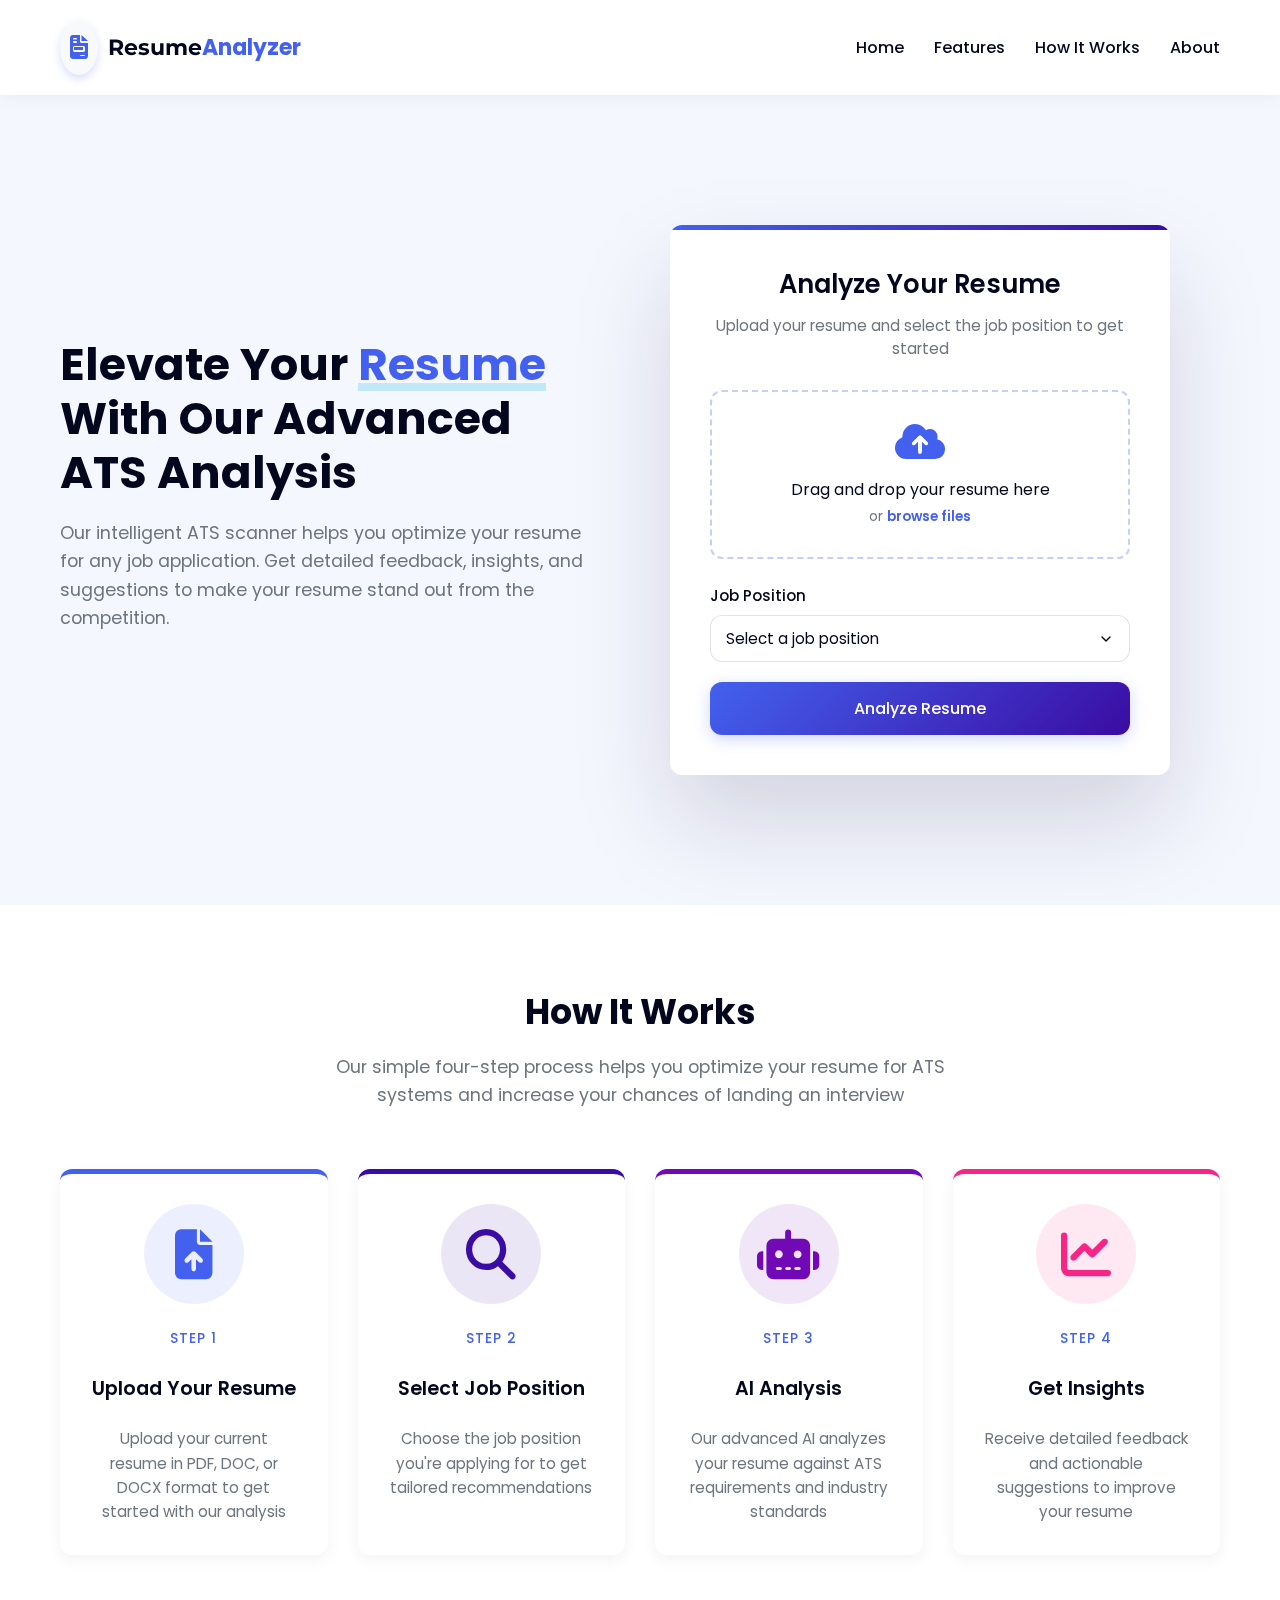
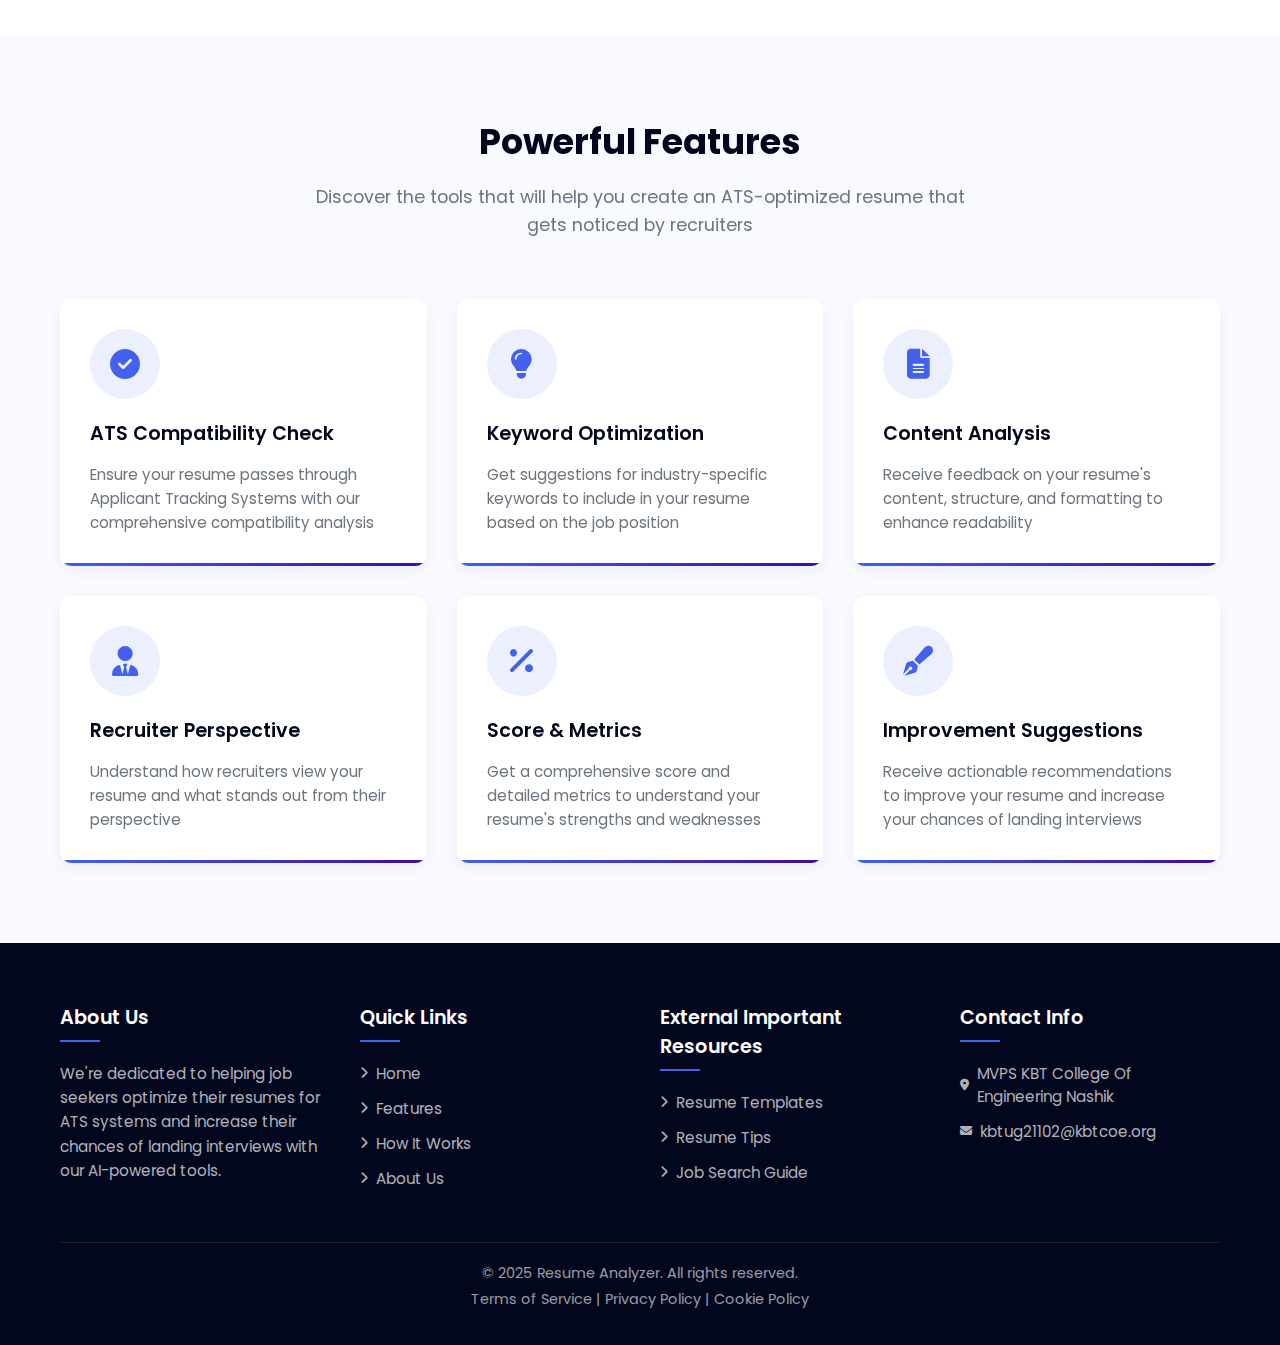
<file: templates/index.html>
<!DOCTYPE html>
<html lang="en">

<head>
    <meta charset="UTF-8">
    <meta name="viewport" content="width=device-width, initial-scale=1.0">
    <title>ATS Resume Analyzer</title>
    <link rel="stylesheet" href="https://cdnjs.cloudflare.com/ajax/libs/font-awesome/6.4.0/css/all.min.css">
    <link href="https://fonts.googleapis.com/css2?family=Montserrat:wght@300;400;500;600;700&family=Poppins:wght@300;400;500;600;700&display=swap" rel="stylesheet">
    <style>
        :root {
            --primary: #4361ee;
            --primary-light: #4cc9f0;
            --secondary: #7209b7;
            --dark: #03071e;
            --success: #38b000;
            --warning: #ffbe0b;
            --danger: #d00000;
            --light: #f8f9fa;
            --grey: #6c757d;
            --border-radius: 12px;
            --transition: all 0.3s ease;
            --box-shadow: 0 10px 30px rgba(0, 0, 0, 0.1);
            --gradient-primary: linear-gradient(135deg, #4361ee 0%, #3a0ca3 100%);
            --gradient-secondary: linear-gradient(135deg, #f72585 0%, #7209b7 100%);
            --card-shadow: rgba(17, 12, 46, 0.15) 0px 48px 100px 0px;
        }

        * {
            margin: 0;
            padding: 0;
            box-sizing: border-box;
            font-family: 'Poppins', sans-serif;
        }

        body {
            min-height: 100vh;
            background-color: #f5f7ff;
            overflow-x: hidden;
            position: relative;
        }

        /* Animated Background */
        .animated-bg {
            position: fixed;
            top: 0;
            left: 0;
            width: 100%;
            height: 100%;
            z-index: -1;
            overflow: hidden;
        }

        .animated-bg div {
            position: absolute;
            display: block;
            width: 20px;
            height: 20px;
            background: rgba(67, 97, 238, 0.15);
            animation: animate 25s linear infinite;
            bottom: -150px;
            border-radius: 50%;
        }

        .animated-bg div:nth-child(1) {
            left: 25%;
            width: 80px;
            height: 80px;
            animation-delay: 0s;
            animation-duration: 20s;
            background: rgba(247, 37, 133, 0.1);
        }

        .animated-bg div:nth-child(2) {
            left: 10%;
            width: 40px;
            height: 40px;
            animation-delay: 2s;
            animation-duration: 15s;
            background: rgba(58, 12, 163, 0.1);
        }

        .animated-bg div:nth-child(3) {
            left: 70%;
            width: 60px;
            height: 60px;
            animation-delay: 4s;
            animation-duration: 18s;
            background: rgba(76, 201, 240, 0.1);
        }

        .animated-bg div:nth-child(4) {
            left: 40%;
            width: 30px;
            height: 30px;
            animation-delay: 0s;
            animation-duration: 12s;
            background: rgba(67, 97, 238, 0.1);
        }

        .animated-bg div:nth-child(5) {
            left: 65%;
            width: 70px;
            height: 70px;
            animation-delay: 0s;
            animation-duration: 25s;
            background: rgba(114, 9, 183, 0.1);
        }

        .animated-bg div:nth-child(6) {
            left: 75%;
            width: 45px;
            height: 45px;
            animation-delay: 3s;
            animation-duration: 16s;
            background: rgba(76, 201, 240, 0.1);
        }

        .animated-bg div:nth-child(7) {
            left: 35%;
            width: 90px;
            height: 90px;
            animation-delay: 7s;
            animation-duration: 22s;
            background: rgba(247, 37, 133, 0.1);
        }

        .animated-bg div:nth-child(8) {
            left: 50%;
            width: 50px;
            height: 50px;
            animation-delay: 15s;
            animation-duration: 30s;
            background: rgba(114, 9, 183, 0.1);
        }

        .animated-bg div:nth-child(9) {
            left: 20%;
            width: 35px;
            height: 35px;
            animation-delay: 2s;
            animation-duration: 20s;
            background: rgba(67, 97, 238, 0.1);
        }

        .animated-bg div:nth-child(10) {
            left: 85%;
            width: 75px;
            height: 75px;
            animation-delay: 0s;
            animation-duration: 24s;
            background: rgba(76, 201, 240, 0.1);
        }

        @keyframes animate {
            0% {
                transform: translateY(0) rotate(0deg);
                opacity: 1;
                border-radius: 50%;
            }
            100% {
                transform: translateY(-1000px) rotate(720deg);
                opacity: 0;
            }
        }

        /* Header/Navigation */
        header {
            background: white;
            padding: 20px 0;
            box-shadow: 0 2px 15px rgba(0, 0, 0, 0.05);
            position: relative;
            z-index: 100;
        }

        .navbar {
            display: flex;
            justify-content: space-between;
            align-items: center;
            max-width: 1200px;
            margin: 0 auto;
            padding: 0 20px;
        }

        .logo {
            display: flex;
            align-items: center;
            gap: 10px;
        }

        .logo-icon {
            font-size: 24px;
            color: var(--primary);
            background: var(--light);
            padding: 10px;
            border-radius: 50%;
            box-shadow: 0 4px 8px rgba(67, 97, 238, 0.2);
        }

        .logo-text {
            font-family: 'Montserrat', sans-serif;
            font-weight: 700;
            font-size: 22px;
            color: var(--dark);
        }

        .logo-text span {
            color: var(--primary);
        }

        .nav-links {
            display: flex;
            align-items: center;
            gap: 30px;
        }

        .nav-link {
            text-decoration: none;
            color: var(--dark);
            font-weight: 500;
            font-size: 16px;
            transition: var(--transition);
            position: relative;
        }

        .nav-link:hover {
            color: var(--primary);
        }

        .nav-link::after {
            content: '';
            position: absolute;
            width: 0;
            height: 2px;
            bottom: -5px;
            left: 0;
            background-color: var(--primary);
            transition: var(--transition);
        }

        .nav-link:hover::after {
            width: 100%;
        }

        .mobile-menu-btn {
            display: none;
            background: none;
            border: none;
            cursor: pointer;
            font-size: 24px;
            color: var(--dark);
        }

        /* Hero Section */
        .hero-section {
            padding: 80px 0;
            display: flex;
            justify-content: center;
            align-items: center;
            min-height: calc(100vh - 90px);
        }

        .hero-container {
            max-width: 1200px;
            margin: 0 auto;
            padding: 0 20px;
            display: grid;
            grid-template-columns: 1fr 1fr;
            gap: 60px;
            align-items: center;
        }

        .hero-content {
            padding-right: 20px;
        }

        .hero-title {
            font-size: 2.8rem;
            color: var(--dark);
            margin-bottom: 20px;
            line-height: 1.2;
            font-weight: 700;
        }

        .hero-title span {
            color: var(--primary);
            position: relative;
            z-index: 1;
        }

        .hero-title span::after {
            content: '';
            position: absolute;
            bottom: 5px;
            left: 0;
            width: 100%;
            height: 8px;
            background: var(--primary-light);
            opacity: 0.3;
            z-index: -1;
        }

        .hero-description {
            color: var(--grey);
            margin-bottom: 30px;
            font-size: 1.1rem;
            line-height: 1.6;
        }

        .hero-stats {
            display: flex;
            gap: 30px;
            margin-top: 30px;
        }

        .stat-item {
            text-align: center;
        }

        .stat-number {
            font-size: 2rem;
            font-weight: 700;
            color: var(--primary);
            margin-bottom: 5px;
        }

        .stat-label {
            color: var(--grey);
            font-size: 0.9rem;
        }

        /* Upload Card */
        .upload-card {
            background: white;
            border-radius: var(--border-radius);
            box-shadow: var(--card-shadow);
            padding: 40px;
            transition: var(--transition);
            max-width: 500px;
            width: 100%;
            position: relative;
            overflow: hidden;
        }

        .upload-card::before {
            content: '';
            position: absolute;
            top: 0;
            left: 0;
            width: 100%;
            height: 5px;
            background: var(--gradient-primary);
        }

        .card-header {
            text-align: center;
            margin-bottom: 30px;
        }

        .card-title {
            color: var(--dark);
            font-size: 1.6rem;
            margin-bottom: 10px;
            font-weight: 600;
        }

        .card-subtitle {
            color: var(--grey);
            font-size: 0.95rem;
        }

        /* Upload Area */
        .upload-area {
            border: 2px dashed rgba(67, 97, 238, 0.3);
            border-radius: var(--border-radius);
            padding: 30px;
            text-align: center;
            cursor: pointer;
            margin-bottom: 25px;
            transition: var(--transition);
            position: relative;
        }

        .upload-area:hover {
            border-color: var(--primary);
            background: rgba(67, 97, 238, 0.03);
        }

        .upload-icon {
            font-size: 40px;
            color: var(--primary);
            margin-bottom: 15px;
        }

        .upload-text {
            color: var(--dark);
            font-size: 1rem;
            margin-bottom: 5px;
        }

        .upload-subtext {
            color: var(--grey);
            font-size: 0.85rem;
        }

        .upload-browse {
            color: var(--primary);
            font-weight: 600;
            cursor: pointer;
        }

        /* File Input */
        #file-upload {
            display: none;
        }

        /* Form Elements */
        .form-group {
            margin-bottom: 20px;
        }

        .form-label {
            display: block;
            margin-bottom: 8px;
            font-size: 0.95rem;
            color: var(--dark);
            font-weight: 500;
        }

        .form-select {
            width: 100%;
            padding: 12px 15px;
            border: 1px solid rgba(108, 117, 125, 0.2);
            border-radius: var(--border-radius);
            color: var(--dark);
            background-color: white;
            font-size: 0.95rem;
            transition: var(--transition);
            cursor: pointer;
            appearance: none;
            background-image: url("data:image/svg+xml,%3Csvg xmlns='http://www.w3.org/2000/svg' width='16' height='16' viewBox='0 0 24 24' fill='none' stroke='currentColor' stroke-width='2' stroke-linecap='round' stroke-linejoin='round'%3E%3Cpolyline points='6 9 12 15 18 9'%3E%3C/polyline%3E%3C/svg%3E");
            background-repeat: no-repeat;
            background-position: right 15px center;
        }

        .form-select:focus {
            outline: none;
            border-color: var(--primary);
            box-shadow: 0 0 0 3px rgba(67, 97, 238, 0.1);
        }

        .btn {
            display: block;
            width: 100%;
            padding: 14px 25px;
            background: var(--gradient-primary);
            color: white;
            border: none;
            border-radius: var(--border-radius);
            font-size: 1rem;
            font-weight: 500;
            cursor: pointer;
            transition: var(--transition);
            text-align: center;
            text-decoration: none;
            box-shadow: 0 4px 15px rgba(67, 97, 238, 0.25);
        }

        .btn:hover {
            transform: translateY(-2px);
            box-shadow: 0 8px 20px rgba(67, 97, 238, 0.3);
        }

        .btn:active {
            transform: translateY(0);
        }

        /* Process Steps */
        .process-section {
            padding: 80px 0;
            background: white;
        }

        .section-header {
            text-align: center;
            max-width: 700px;
            margin: 0 auto 60px;
            padding: 0 20px;
        }

        .section-title {
            font-size: 2.2rem;
            color: var(--dark);
            margin-bottom: 15px;
            font-weight: 700;
        }

        .section-subtitle {
            color: var(--grey);
            font-size: 1.1rem;
            line-height: 1.6;
        }

        .process-container {
            max-width: 1200px;
            margin: 0 auto;
            display: grid;
            grid-template-columns: repeat(auto-fit, minmax(250px, 1fr));
            gap: 30px;
            padding: 0 20px;
        }

        .process-card {
            background: white;
            border-radius: var(--border-radius);
            padding: 30px;
            text-align: center;
            transition: var(--transition);
            position: relative;
            box-shadow: 0 5px 15px rgba(0, 0, 0, 0.05);
            border-top: 5px solid transparent;
        }

        .process-card:hover {
            transform: translateY(-10px);
            box-shadow: 0 15px 30px rgba(0, 0, 0, 0.1);
        }

        .process-card:nth-child(1) {
            border-top-color: #4361ee;
        }

        .process-card:nth-child(2) {
            border-top-color: #3a0ca3;
        }

        .process-card:nth-child(3) {
            border-top-color: #7209b7;
        }

        .process-card:nth-child(4) {
            border-top-color: #f72585;
        }

        .process-icon {
            font-size: 50px;
            margin-bottom: 20px;
            color: var(--primary);
            background: rgba(67, 97, 238, 0.1);
            width: 100px;
            height: 100px;
            border-radius: 50%;
            display: flex;
            align-items: center;
            justify-content: center;
            margin: 0 auto 25px;
        }

        .process-card:nth-child(1) .process-icon {
            color: #4361ee;
            background: rgba(67, 97, 238, 0.1);
        }

        .process-card:nth-child(2) .process-icon {
            color: #3a0ca3;
            background: rgba(58, 12, 163, 0.1);
        }

        .process-card:nth-child(3) .process-icon {
            color: #7209b7;
            background: rgba(114, 9, 183, 0.1);
        }

        .process-card:nth-child(4) .process-icon {
            color: #f72585;
            background: rgba(247, 37, 133, 0.1);
        }

        .process-step {
            font-size: 0.85rem;
            font-weight: 500;
            color: var(--primary);
            text-transform: uppercase;
            letter-spacing: 1px;
            margin-bottom: 15px;
        }

        .process-title {
            font-size: 1.2rem;
            color: var(--dark);
            margin-bottom: 15px;
            font-weight: 600;
            min-height: 3rem;
            display: flex;
            align-items: center;
            justify-content: center;
        }

        .process-description {
            color: var(--grey);
            font-size: 0.95rem;
            line-height: 1.6;
        }

        /* Features Section */
        .features-section {
            padding: 80px 0;
            background-color: #f9faff;
            position: relative;
            overflow: hidden;
        }

        .features-grid {
            max-width: 1200px;
            margin: 0 auto;
            display: grid;
            grid-template-columns: repeat(auto-fit, minmax(280px, 1fr));
            gap: 30px;
            padding: 0 20px;
        }

        .feature-card {
            background: white;
            border-radius: var(--border-radius);
            padding: 30px;
            box-shadow: 0 5px 15px rgba(0, 0, 0, 0.05);
            transition: var(--transition);
            position: relative;
            z-index: 1;
            overflow: hidden;
        }

        .feature-card:hover {
            transform: translateY(-5px);
            box-shadow: 0 15px 30px rgba(0, 0, 0, 0.1);
        }

        .feature-card::before {
            content: '';
            position: absolute;
            bottom: 0;
            left: 0;
            width: 100%;
            height: 3px;
            background: var(--gradient-primary);
            transition: var(--transition);
        }

        .feature-card:hover::before {
            height: 6px;
        }

        .feature-icon {
            font-size: 30px;
            color: var(--primary);
            margin-bottom: 20px;
            background: rgba(67, 97, 238, 0.1);
            width: 70px;
            height: 70px;
            border-radius: 50%;
            display: flex;
            align-items: center;
            justify-content: center;
        }

        .feature-title {
            font-size: 1.2rem;
            color: var(--dark);
            margin-bottom: 15px;
            font-weight: 600;
        }

        .feature-description {
            color: var(--grey);
            font-size: 0.95rem;
            line-height: 1.6;
        }

        /* Loader */
        .loader-container {
            position: fixed;
            top: 0;
            left: 0;
            width: 100%;
            height: 100%;
            background: rgba(255, 255, 255, 0.9);
            display: flex;
            align-items: center;
            justify-content: center;
            z-index: 1000;
            display: none;
            backdrop-filter: blur(8px);
            -webkit-backdrop-filter: blur(8px);
        }

        .text-loader {
            display: flex;
            flex-direction: column;
            align-items: center;
            text-align: center;
            max-width: 500px;
            background: white;
            padding: 30px;
            border-radius: var(--border-radius);
            box-shadow: var(--box-shadow);
        }

        .loader {
            width: 80px;
            height: 80px;
            position: relative;
            margin-bottom: 30px;
        }

        .loader-circle {
            position: absolute;
            width: 80px;
            height: 80px;
            border: 4px solid rgba(67, 97, 238, 0.1);
            border-radius: 50%;
            border-top: 4px solid var(--primary);
            animation: spin 1.5s linear infinite;
        }

        .loader-pulse {
            position: absolute;
            width: 80px;
            height: 80px;
            border-radius: 50%;
            background: rgba(67, 97, 238, 0.05);
            animation: pulse 1.5s ease-out infinite;
        }

        @keyframes spin {
            0% { transform: rotate(0deg); }
            100% { transform: rotate(360deg); }
        }

        @keyframes pulse {
            0% { transform: scale(0.85); opacity: 1; }
            50% { transform: scale(1.2); opacity: 0; }
            100% { transform: scale(0.85); opacity: 1; }
        }

        .loader-text {
            font-size: 1.8rem;
            font-weight: 600;
            color: var(--dark);
            margin-bottom: 10px;
        }

        .loader-subtext {
            color: var(--grey);
            font-size: 1rem;
            margin-bottom: 20px;
        }

        .loader-steps {
            margin-top: 10px;
            width: 100%;
            color: var(--primary);
            font-weight: 500;
        }

        .progress-bar {
            width: 100%;
            height: 10px;
            background: rgba(67, 97, 238, 0.1);
            border-radius: 10px;
            margin-top: 15px;
            overflow: hidden;
        }

        .progress {
            height: 100%;
            background: var(--gradient-primary);
            width: 5%;
            border-radius: 10px;
            animation: progress 12s linear forwards;
        }

        @keyframes progress {
            0% { width: 5%; }
            20% { width: 25%; }
            40% { width: 42%; }
            60% { width: 65%; }
            80% { width: 85%; }
            100% { width: 98%; }
        }

        /* Footer */
        footer {
            background: var(--dark);
            color: white;
            padding: 60px 0 30px;
            position: relative;
        }

        .footer-container {
            max-width: 1200px;
            margin: 0 auto;
            padding: 0 20px;
        }

        .footer-content {
            display: grid;
            grid-template-columns: repeat(auto-fit, minmax(250px, 1fr));
            gap: 40px;
            margin-bottom: 40px;
        }

        .footer-column h3 {
            font-size: 1.2rem;
            margin-bottom: 20px;
            color: white;
            position: relative;
            padding-bottom: 10px;
            font-weight: 600;
        }

        .footer-column h3::after {
            content: '';
            position: absolute;
            bottom: 0;
            left: 0;
            width: 40px;
            height: 2px;
            background: var(--primary);
        }

        .footer-description {
            color: rgba(255, 255, 255, 0.7);
            line-height: 1.6;
            font-size: 0.95rem;
        }

        .footer-links {
            list-style: none;
        }

        .footer-links li {
            margin-bottom: 12px;
        }

        .footer-links a {
            color: rgba(255, 255, 255, 0.7);
            text-decoration: none;
            transition: var(--transition);
            display: flex;
            align-items: center;
            gap: 8px;
            font-size: 0.95rem;
        }

        .footer-links a i {
            font-size: 12px;
        }

        .footer-links a:hover {
            color: white;
            transform: translateX(3px);
        }

        .social-links {
            display: flex;
            gap: 15px;
            margin-top: 20px;
        }

        .social-link {
            width: 40px;
            height: 40px;
            border-radius: 50%;
            background: rgba(255, 255, 255, 0.1);
            display: flex;
            align-items: center;
            justify-content: center;
            color: white;
            text-decoration: none;
            transition: var(--transition);
        }

        .social-link:hover {
            background: var(--primary);
            transform: translateY(-3px);
        }

        .footer-bottom {
            border-top: 1px solid rgba(255, 255, 255, 0.1);
            padding-top: 20px;
            text-align: center;
            color: rgba(255, 255, 255, 0.6);
            font-size: 0.9rem;
        }

        .footer-bottom p {
            margin-bottom: 5px;
        }

        /* Media Queries */
        @media (max-width: 992px) {
            .hero-container {
                grid-template-columns: 1fr;
                gap: 40px;
                text-align: center;
            }

            .hero-content {
                padding-right: 0;
                order: 1;
            }

            .upload-card {
                margin: 0 auto;
                order: 0;
            }

            .hero-stats {
                justify-content: center;
            }
        }

        @media (max-width: 768px) {
            .mobile-menu-btn {
                display: block;
            }

            .nav-links {
                position: absolute;
                top: 80px;
                left: 0;
                width: 100%;
                background: white;
                flex-direction: column;
                padding: 20px;
                gap: 15px;
                border-top: 1px solid rgba(0, 0, 0, 0.05);
                box-shadow: 0 10px 15px rgba(0, 0, 0, 0.05);
                display: none;
                z-index: 100;
            }

            .nav-links.active {
                display: flex;
            }

            .hero-title {
                font-size: 2.3rem;
            }

            .section-title {
                font-size: 1.8rem;
            }

            .process-card {
                padding: 25px 20px;
            }
        }

        @media (max-width: 576px) {
            .hero-title {
                font-size: 2rem;
            }
            
            .hero-stats {
                flex-direction: column;
                gap: 20px;
            }

            .upload-card {
                padding: 30px 20px;
            }

            .process-card {
                padding: 20px 15px;
            }
        }
    </style>
</head>

<body>
    <!-- Animated Background -->
    <div class="animated-bg">
        <div></div>
        <div></div>
        <div></div>
        <div></div>
        <div></div>
        <div></div>
        <div></div>
        <div></div>
        <div></div>
        <div></div>
    </div>

    <!-- Header Navigation -->
    <header>
        <div class="navbar">
            <div class="logo">
                <div class="logo-icon">
                    <i class="fas fa-file-invoice"></i>
                </div>
                <div class="logo-text">Resume<span>Analyzer</span></div>
            </div>
            <button class="mobile-menu-btn" id="mobile-menu-btn">
                <i class="fas fa-bars"></i>
            </button>
            <div class="nav-links" id="nav-links">
                <a href="#" class="nav-link">Home</a>
                <a href="#features" class="nav-link">Features</a>
                <a href="#process" class="nav-link">How It Works</a>
                <a href="/about" class="nav-link">About</a>
                <!-- <a href="#" class="nav-link">Contact</a> -->
            </div>
        </div>
    </header>

    <!-- Hero Section -->

<form action="/upload" method="post" enctype="multipart/form-data" id="resume-form">

    <section class="hero-section">
        <div class="hero-container">
            <div class="hero-content">
                <h1 class="hero-title">Elevate Your <span>Resume</span> With Our Advanced ATS Analysis</h1>
                <p class="hero-description">Our intelligent ATS scanner helps you optimize your resume for any job application. Get detailed feedback, insights, and suggestions to make your resume stand out from the competition.</p>
                <!-- <div class="hero-stats">
                    <div class="stat-item">
                        <div class="stat-number">98%</div>
                        <div class="stat-label">Success Rate</div>
                    </div>
                    <div class="stat-item">


                        <div class="stat-number">10K+</div>
                    <div class="stat-label">Resumes Analyzed</div>
                </div>
                <div class="stat-item">
                    <div class="stat-number">85%</div>
                    <div class="stat-label">Interview Rate</div>
                </div>
            </div> -->
        </div>
        <div class="upload-card">
            <div class="card-header">
                <h2 class="card-title">Analyze Your Resume</h2>
                <p class="card-subtitle">Upload your resume and select the job position to get started</p>
            </div>
            <div class="upload-area" id="upload-area">
                <i class="fas fa-cloud-upload-alt upload-icon"></i>
                <p class="upload-text">Drag and drop your resume here</p>
                <p class="upload-subtext">or <span class="upload-browse">browse files</span></p>
                <input type="file" name="file" id="file-upload" accept=".pdf,.doc,.docx" required>
            </div>
           
                <div class="form-group">
                    <label for="job-position" class="form-label">Job Position</label>
                    <select id="job-position" class="form-select" name="role" required>
                        <option value="">Select a job position</option>
                        <option value="mern">MERN Stack Developer</option>
  <option value="backend_developer">Backend Developer</option>
  <option value="frontend_developer">Frontend Developer</option>
  <option value="devops_engineer">DevOps Engineer</option>
  <option value="data_scientist">Data Scientist</option>
  <option value="qa_engineer">QA Engineer</option>
  <option value="solutions_architect">Solutions Architect</option>
  <option value="cybersecurity_analyst">Cybersecurity Analyst</option>
  <option value="product_manager">Product Manager</option>
  <option value="ai_engineer">AI Engineer</option>
  <option value="blockchain_developer">Blockchain Developer</option>
  <option value="cloud_engineer">Cloud Engineer</option>
  <option value="mobile_developer">Mobile Developer</option>
  <option value="data_engineer">Data Engineer</option>
  <option value="ui_ux_designer">UI/UX Designer</option>
  <option value="technical_project_manager">Technical Project Manager</option>
  <option value="sre_engineer">SRE Engineer</option>
  <option value="data_analyst">Data Analyst</option>
  <option value="security_engineer">Security Engineer</option>
  <option value="system_administrator">System Administrator</option>
  <option value="machine_learning_engineer">Machine Learning Engineer</option>

                    </select>
                </div>
                <button type="submit" class="btn">Analyze Resume</button>
           
        </div>
    </div>
</section>
</form>
<!-- Process Section -->
<section class="process-section" id="process">
    <div class="section-header">
        <h2 class="section-title">How It Works</h2>
        <p class="section-subtitle">Our simple four-step process helps you optimize your resume for ATS systems and increase your chances of landing an interview</p>
    </div>
    <div class="process-container">
        <div class="process-card">
            <div class="process-icon">
                <i class="fas fa-file-upload"></i>
            </div>
            <p class="process-step">Step 1</p>
            <h3 class="process-title">Upload Your Resume</h3>
            <p class="process-description">Upload your current resume in PDF, DOC, or DOCX format to get started with our analysis</p>
        </div>
        <div class="process-card">
            <div class="process-icon">
                <i class="fas fa-search"></i>
            </div>
            <p class="process-step">Step 2</p>
            <h3 class="process-title">Select Job Position</h3>
            <p class="process-description">Choose the job position you're applying for to get tailored recommendations</p>
        </div>
        <div class="process-card">
            <div class="process-icon">
                <i class="fas fa-robot"></i>
            </div>
            <p class="process-step">Step 3</p>
            <h3 class="process-title">AI Analysis</h3>
            <p class="process-description">Our advanced AI analyzes your resume against ATS requirements and industry standards</p>
        </div>
        <div class="process-card">
            <div class="process-icon">
                <i class="fas fa-chart-line"></i>
            </div>
            <p class="process-step">Step 4</p>
            <h3 class="process-title">Get Insights</h3>
            <p class="process-description">Receive detailed feedback and actionable suggestions to improve your resume</p>
        </div>
    </div>
</section>

<!-- Features Section -->
<section class="features-section" id="features">
    <div class="section-header">
        <h2 class="section-title">Powerful Features</h2>
        <p class="section-subtitle">Discover the tools that will help you create an ATS-optimized resume that gets noticed by recruiters</p>
    </div>
    <div class="features-grid">
        <div class="feature-card">
            <div class="feature-icon">
                <i class="fas fa-check-circle"></i>
            </div>
            <h3 class="feature-title">ATS Compatibility Check</h3>
            <p class="feature-description">Ensure your resume passes through Applicant Tracking Systems with our comprehensive compatibility analysis</p>
        </div>
        <div class="feature-card">
            <div class="feature-icon">
                <i class="fas fa-lightbulb"></i>
            </div>
            <h3 class="feature-title">Keyword Optimization</h3>
            <p class="feature-description">Get suggestions for industry-specific keywords to include in your resume based on the job position</p>
        </div>
        <div class="feature-card">
            <div class="feature-icon">
                <i class="fas fa-file-alt"></i>
            </div>
            <h3 class="feature-title">Content Analysis</h3>
            <p class="feature-description">Receive feedback on your resume's content, structure, and formatting to enhance readability</p>
        </div>
        <div class="feature-card">
            <div class="feature-icon">
                <i class="fas fa-user-tie"></i>
            </div>
            <h3 class="feature-title">Recruiter Perspective</h3>
            <p class="feature-description">Understand how recruiters view your resume and what stands out from their perspective</p>
        </div>
        <div class="feature-card">
            <div class="feature-icon">
                <i class="fas fa-percentage"></i>
            </div>
            <h3 class="feature-title">Score & Metrics</h3>
            <p class="feature-description">Get a comprehensive score and detailed metrics to understand your resume's strengths and weaknesses</p>
        </div>
        <div class="feature-card">
            <div class="feature-icon">
                <i class="fas fa-pen-fancy"></i>
            </div>
            <h3 class="feature-title">Improvement Suggestions</h3>
            <p class="feature-description">Receive actionable recommendations to improve your resume and increase your chances of landing interviews</p>
        </div>
    </div>
</section>

<!-- Loader -->
<div class="loader-container" id="loader">
    <div class="text-loader">
        <div class="loader">
            <div class="loader-circle"></div>
            <div class="loader-pulse"></div>
        </div>
        <h3 class="loader-text">Analyzing Your Resume</h3>
        <p class="loader-subtext">Please wait while our AI evaluates your resume...</p>
        <div class="loader-steps">Scanning for ATS compatibility...</div>
        <div class="progress-bar">
            <div class="progress"></div>
        </div>
    </div>
</div>

<!-- Footer -->
<footer>
    <div class="footer-container">
        <div class="footer-content">
            <div class="footer-column">
                <h3>About Us</h3>
                <p class="footer-description">We're dedicated to helping job seekers optimize their resumes for ATS systems and increase their chances of landing interviews with our AI-powered tools.</p>
                <!-- <div class="social-links">
                    <a href="#" class="social-link"><i class="fab fa-facebook-f"></i></a>
                    <a href="#" class="social-link"><i class="fab fa-twitter"></i></a>
                    <a href="#" class="social-link"><i class="fab fa-linkedin-in"></i></a>
                    <a href="#" class="social-link"><i class="fab fa-instagram"></i></a>
                </div> -->
            </div>
            <div class="footer-column">
                <h3>Quick Links</h3>
                <ul class="footer-links">
                    <li><a href="/"><i class="fas fa-chevron-right"></i> Home</a></li>
                    <li><a href="#features"><i class="fas fa-chevron-right"></i> Features</a></li>
                    <li><a href="#process"><i class="fas fa-chevron-right"></i> How It Works</a></li>
                    <li><a href="/about"><i class="fas fa-chevron-right"></i> About Us</a></li>
                    <!-- <li><a href="#"><i class="fas fa-chevron-right"></i> Contact</a></li> -->
                </ul>
            </div>
            <div class="footer-column">
                <h3>External Important Resources</h3>
                <ul class="footer-links">
                    <li><a href="https://flowcv.com/" target="_blank"><i class="fas fa-chevron-right"></i> Resume Templates</a></li>
                    <li><a href="https://www.themuse.com/advice/43-resume-tips-that-will-help-you-get-hired" target="_blank"><i class="fas fa-chevron-right"></i> Resume Tips</a></li>
                    <li><a href="https://novoresume.com/career-blog/job-hunt"><i class="fas fa-chevron-right" target="_blank"></i> Job Search Guide</a></li>
                </ul>
            </div>
            <div class="footer-column">
                <h3>Contact Info</h3>
                <ul class="footer-links">
                    <li><a href="#"><i class="fas fa-map-marker-alt"></i> MVPS KBT College Of Engineering Nashik</a></li>
                    <li><a href="mailto:info@resumeanalyzer.com"><i class="fas fa-envelope"></i> kbtug21102@kbtcoe.org</a></li>
                    <!-- <li><a href="tel:+11234567890"><i class="fas fa-phone-alt"></i> +1 (123) 456-7890</a></li> -->
                    <!-- <li><a href="#"><i class="fas fa-headset"></i> Customer Support</a></li> -->
                </ul>
            </div>
        </div>
        <div class="footer-bottom">
            <p>&copy; 2025 Resume Analyzer. All rights reserved.</p>
            <p>Terms of Service | Privacy Policy | Cookie Policy</p>
        </div>
    </div>
</footer>

<script>
    // Mobile Menu Toggle
    const mobileMenuBtn = document.getElementById('mobile-menu-btn');
    const navLinks = document.getElementById('nav-links');
    
    mobileMenuBtn.addEventListener('click', () => {
        navLinks.classList.toggle('active');
    });
    
    // Upload Area Functionality
    const uploadArea = document.getElementById('upload-area');
    const fileUpload = document.getElementById('file-upload');
    
    uploadArea.addEventListener('click', () => {
        fileUpload.click();
    });
    
    fileUpload.addEventListener('change', (e) => {
        if (e.target.files.length > 0) {
            const fileName = e.target.files[0].name;
            uploadArea.querySelector('.upload-text').textContent = 'File selected:';
            uploadArea.querySelector('.upload-subtext').textContent = fileName;
        }
    });
    
    // Form Submit and Loader
    const resumeForm = document.getElementById('resume-form');
    const loader = document.getElementById('loader');
    
//   // Make sure your HTML form has the method and enctype set properly
// document.addEventListener('DOMContentLoaded', function() {
//     const resumeForm = document.getElementById('resumeForm'); // Make sure this matches your form's ID
    
//     // Set form attributes directly in HTML or here
//     resumeForm.setAttribute('action', '/upload');
//     resumeForm.setAttribute('method', 'post');
//     resumeForm.setAttribute('enctype', 'multipart/form-data');
    
//     resumeForm.addEventListener('submit', (e) => {
//         e.preventDefault();
        
//         const jobPosition = document.getElementById('job-position').value;
//         const fileUpload = document.getElementById('fileUpload'); // Make sure this matches your file input ID
        
//         if (!fileUpload.files.length) {
//             alert('Please upload a resume file');
//             return;
//         }
        
//         if (!jobPosition) {
//             alert('Please select a job position');
//             return;
//         }
        
//         // Show loader
//         const loader = document.getElementById('loader'); // Make sure this matches your loader element ID
//         if (loader) {
//             loader.style.display = 'flex';
//         }
        
//         // Submit the form
//         resumeForm.submit();
//     });
// });
    // Smooth Scrolling for Navigation
    document.querySelectorAll('a[href^="#"]').forEach(anchor => {
        anchor.addEventListener('click', function(e) {
            e.preventDefault();
            
            if (this.getAttribute('href') !== '#') {
                const target = document.querySelector(this.getAttribute('href'));
                if (target) {
                    window.scrollTo({
                        top: target.offsetTop - 80,
                        behavior: 'smooth'
                    });
                }
            }
            
            // Close mobile menu if open
            if (navLinks.classList.contains('active')) {
                navLinks.classList.remove('active');
            }
        });
    });
</script>
</body>
</html>
</file>
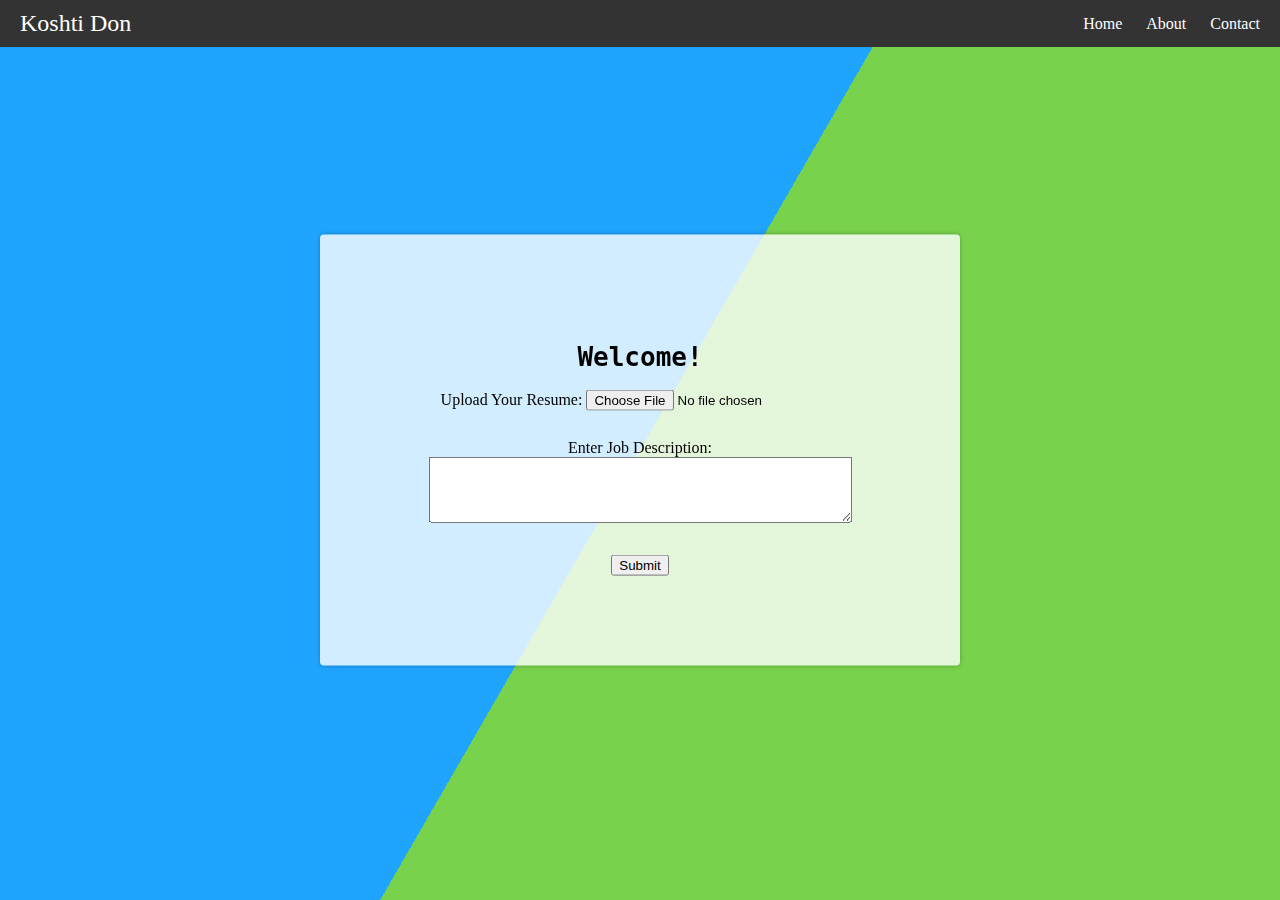
<file: templates/indexx.html>
<!DOCTYPE html>
<html lang="en">
  <head>
    <meta charset="UTF-8" />
    <meta name="viewport" content="width=device-width, initial-scale=1.0" />
    <title>Documnet</title>
    <style>
      html {
        height: 100%;
      }

      body {
        margin: 0;
      }

      nav {
        background-color: #333;
        overflow: hidden;
        color: white;
        padding: 10px;
        display: flex;
        justify-content: space-between;
        align-items: center;
      }

      .company-name {
        font-size: 1.5em;
        margin-left: 10px;
      }

      nav a {
        padding: 10px;
        text-decoration: none;
        color: white;
      }

      nav a:hover {
        background-color: #ddd;
        color: black;
      }

      .bg {
        animation: slide 3s ease-in-out infinite alternate;
        background-image: linear-gradient(-60deg, #6c3 50%, #09f 50%);
        bottom: 0;
        left: -50%;
        opacity: 0.5;
        position: fixed;
        right: -50%;
        top: 0;
        z-index: -1;
      }

      .bg2 {
        animation-direction: alternate-reverse;
        animation-duration: 4s;
      }

      .bg3 {
        animation-duration: 5s;
      }

      .content {
        background-color: rgba(255, 255, 255, 0.8);
        border-radius: 0.25em;
        box-shadow: 0 0 0.25em rgba(0, 0, 0, 0.25);
        box-sizing: border-box;
        left: 50%;
        padding: 10vmin;
        position: fixed;
        text-align: center;
        top: 50%;
        transform: translate(-50%, -50%);
      }

      h1 {
        font-family: monospace;
      }

      .loader {
        display: none;
        border: 4px solid #f3f3f3;
        border-radius: 50%;
        border-top: 4px solid #3498db;
        width: 20px;
        height: 20px;
        animation: spin 1s linear infinite;
        margin: 20px auto;
      }

      @keyframes slide {
        0% {
          transform: translateX(-25%);
        }

        100% {
          transform: translateX(25%);
        }
      }

      @keyframes spin {
        0% {
          transform: rotate(0deg);
        }
        100% {
          transform: rotate(360deg);
        }
      }
    </style>
  </head>

  <body>
    <nav>
      <div class="company-name">Koshti Don</div>
      <div>
        <a href="#">Home</a>
        <a href="#">About</a>
        <a href="#">Contact</a>
      </div>
    </nav>

    <div class="bg"></div>
    <div class="bg bg2"></div>
    <div class="bg bg3"></div>

    <div class="content">
      <h1>Welcome!</h1>
      <form
        id="uploadForm"
        action="/upload"
        method="post"
        enctype="multipart/form-data"
      >
        <label for="file-upload" style="display: block; margin-bottom: 10px">
          Upload Your Resume:
          <input type="file" id="file-upload" name="file" />
        </label>
        <br />
        <label
          for="job-description"
          style="display: block; margin-bottom: 10px"
        >
          Enter Job Description:
          <textarea
            id="job-description"
            name="jobDescription"
            rows="4"
            cols="50"
          ></textarea>
        </label>
        <br />
        <button type="submit" onclick="submitForm()">Submit</button>
        <div class="loader" id="loader"></div>
      </form>
    </div>

    <script>
      function submitForm() {
        // Display loader
        document.getElementById("loader").style.display = "block";

        setTimeout(function () {
          //  logic

          // hide the loader
          document.getElementById("loader").style.display = "none";
        }, 2000);
      }
    </script>
  </body>
</html>
</file>
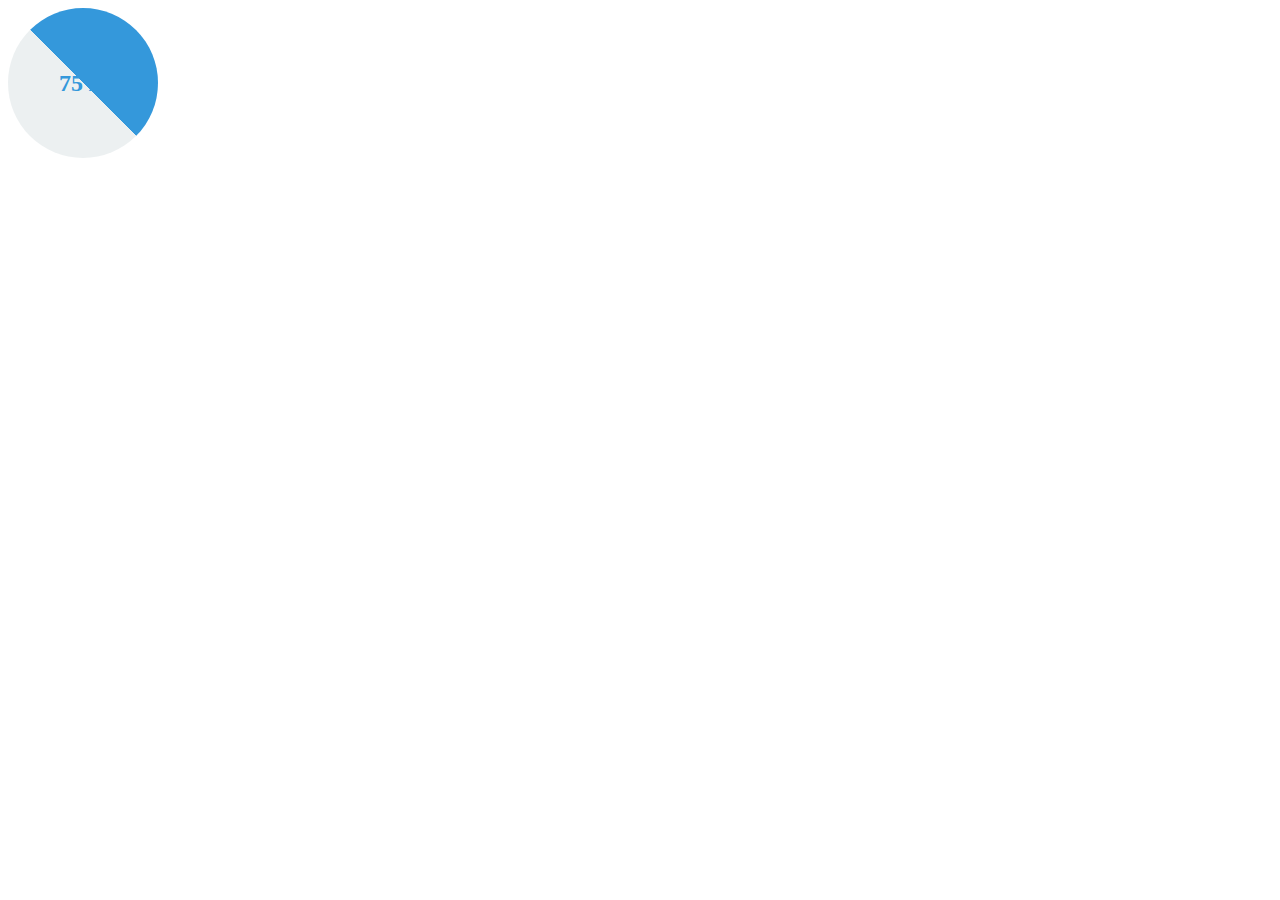
<file: templates/temp.html>
<!DOCTYPE html>
<html lang="en">
  <head>
    <meta charset="UTF-8" />
    <meta name="viewport" content="width=device-width, initial-scale=1.0" />
    <style>
      .circle-bar-container {
        position: relative;
        width: 150px;
        height: 150px;
      }

      .circle-bar {
        position: absolute;
        width: 100%;
        height: 100%;
        border-radius: 50%;
        background: conic-gradient(
          #3498db 0%,
          #3498db
            /* Change this color based on your desired progress percentage */
            50%,
          #ecf0f1 50%,
          #ecf0f1 100%
        );
        transform: rotate(-45deg);
      }

      .score-text {
        position: absolute;
        top: 50%;
        left: 50%;
        transform: translate(-50%, -50%);
        font-size: 24px;
        font-weight: bold;
        color: #3498db; /* Change this color based on your design */
      }
    </style>
  </head>
  <body>
    <div class="circle-bar-container">
      <div class="circle-bar"></div>
      <div class="score-text">75%</div>
    </div>
  </body>
</html>
</file>
